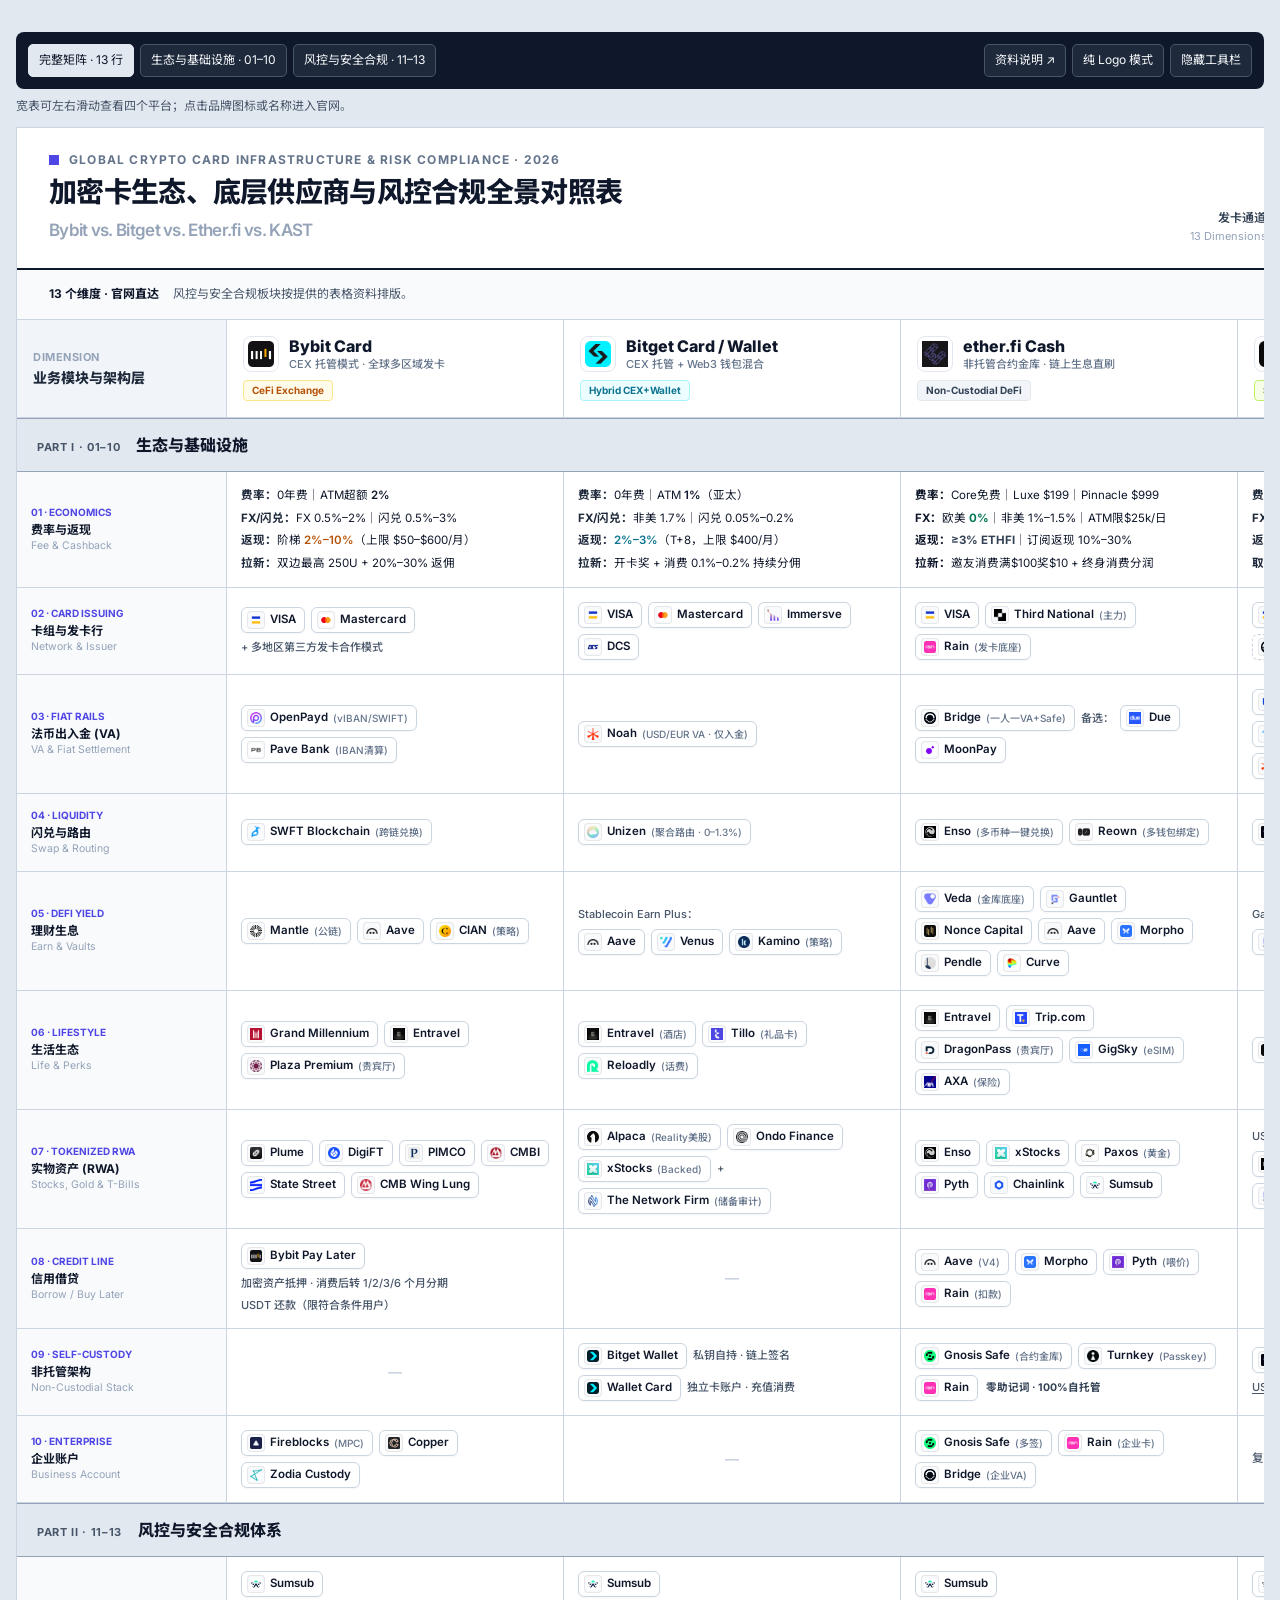
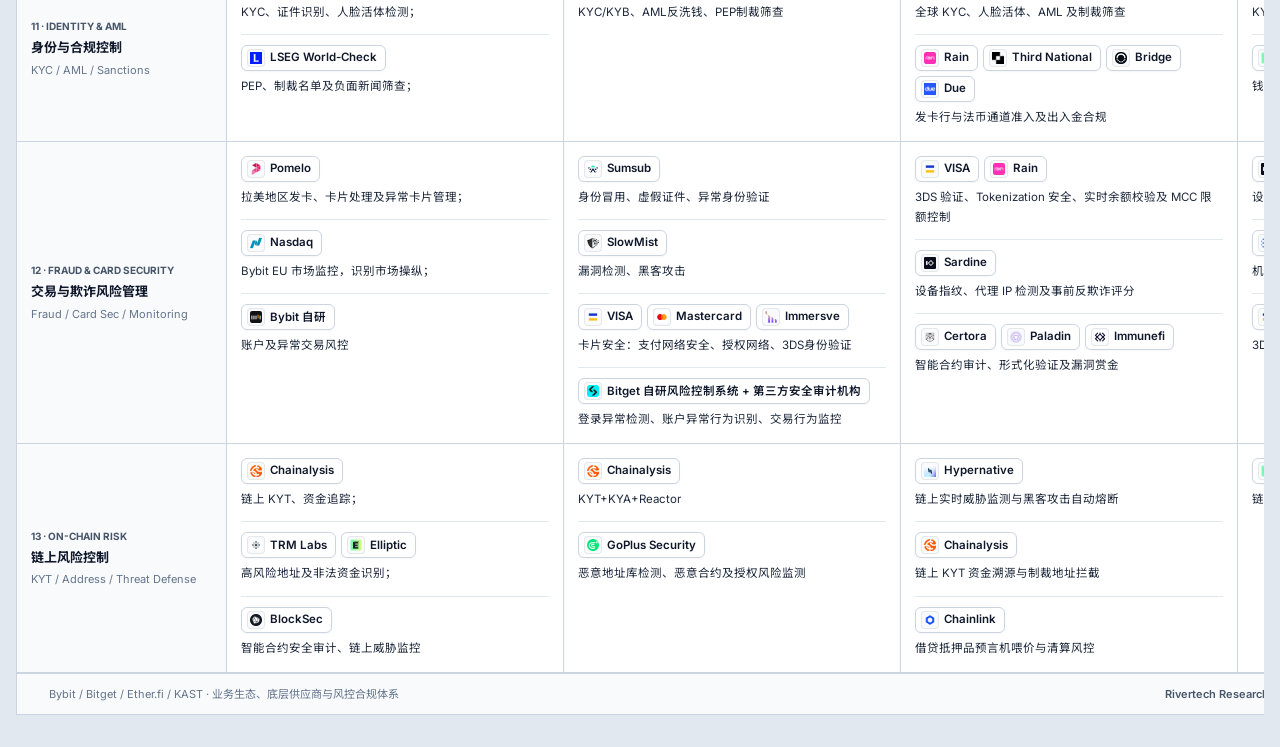
<file: index.html>
<!DOCTYPE html>
<html lang="zh-CN">
<head>
  <meta charset="UTF-8" />
  <meta name="viewport" content="width=device-width, initial-scale=1.0" />
  <title>Crypto Card Ecosystem & Risk Compliance Matrix (2026)</title>
  <link rel="stylesheet" href="./assets/tailwind.css">
  <link rel="preconnect" href="https://fonts.googleapis.com">
  <link rel="preconnect" href="https://fonts.gstatic.com" crossorigin>
  <link href="https://fonts.googleapis.com/css2?family=Inter:wght@400;500;600;700;800&family=Noto+Sans+SC:wght@400;500;600;700&display=swap" rel="stylesheet">
  <style>
    body {
      font-family: 'Inter', 'Noto Sans SC', -apple-system, BlinkMacSystemFont, sans-serif;
      background-color: #E2E8F0;
      color: #0F172A;
      -webkit-font-smoothing: antialiased;
      -moz-osx-font-smoothing: grayscale;
    }
    .swiss-grid-border {
      border-color: #CBD5E1;
    }
    .vendor-pill {
      display: inline-flex;
      align-items: center;
      gap: 5px;
      padding: 3px 8px 3px 5px;
      border-radius: 6px;
      background: #FFFFFF;
      border: 1px solid #CBD5E1;
      box-shadow: 0 1px 2px rgba(15, 23, 42, 0.04);
      font-size: 11.5px;
      font-weight: 600;
      color: #0F172A;
      line-height: 1.2;
      white-space: nowrap;
    }
    .vendor-icon {
      width: 16px;
      height: 16px;
      border-radius: 4px;
      display: inline-flex;
      align-items: center;
      justify-content: center;
      font-size: 9px;
      font-weight: 800;
      flex-shrink: 0;
      letter-spacing: -0.03em;
    }
    .vendor-pill {
      color: inherit;
      text-decoration: none;
      transition: border-color 150ms ease, background-color 150ms ease, box-shadow 150ms ease, transform 150ms ease;
    }
    a.vendor-pill:hover,
    .logo-only-link:hover .logo-box {
      border-color: #4F46E5;
      background-color: #F8FAFF;
      box-shadow: 0 3px 8px rgba(79, 70, 229, 0.14);
      transform: translateY(-1px);
    }
    .logo-box {
      width: 18px;
      height: 18px;
      border-radius: 4px;
      overflow: hidden;
      display: inline-flex;
      align-items: center;
      justify-content: center;
      flex: 0 0 auto;
      background: #F8FAFC;
      border: 1px solid rgba(15, 23, 42, 0.08);
    }
    .logo-box img {
      display: block;
      width: 100%;
      height: 100%;
      padding: 2px;
      object-fit: contain;
    }
    .header-logo-box img { width: 100%; height: 100%; padding: 4px; object-fit: contain; }
    .vendor-note { font-size: 10px; color: #64748B; font-weight: 500; }
    .vendor-pair-pill { border-style: dashed; }
    @media (prefers-reduced-motion: reduce) { .vendor-pill { transition: none; } }
    @media (max-width: 700px) {
      #control-bar { flex-direction: column; align-items: flex-start; gap: 12px; }
      #control-bar > .flex:first-child { flex-wrap: wrap; }
    }
    .logo-box img[hidden], .header-logo-box img[hidden] { display: none !important; }
    .logo-fallback {
      width: 100%;
      height: 100%;
      display: flex;
      align-items: center;
      justify-content: center;
      font-size: 8.5px;
      font-weight: 800;
      line-height: 1;
    }
    .logo-fallback[hidden] { display: none; }
    .logo-only-link {
      display: inline-flex;
      flex: 0 0 auto;
      text-decoration: none;
    }
    .vendor-heading-link {
      display: inline-flex;
      align-items: center;
      gap: 10px;
      color: inherit;
      text-decoration: none;
    }
    .header-logo-box {
      width: 36px;
      height: 36px;
      border-radius: 8px;
      overflow: hidden;
      flex: 0 0 auto;
      display: inline-flex;
      align-items: center;
      justify-content: center;
      background: #FFFFFF;
      border: 1px solid #E2E8F0;
    }
    .header-logo-box .logo-fallback { font-size: 10px; }
    .vendor-heading-link:hover .header-logo-box { border-color: #4F46E5; }
    .vendor-pill:focus-visible,
    .logo-only-link:focus-visible,
    .vendor-heading-link:focus-visible {
      outline: 2px solid #4F46E5;
      outline-offset: 2px;
    }
    body.icon-only .vendor-name { display: none; }
    body.icon-only .vendor-pill { padding: 4px 6px; gap: 4px; }
    body.icon-only .logo-box { width: 22px; height: 22px; border-radius: 5px; }
    #control-bar { width: min(1560px, calc(100vw - 32px)); overflow-x: auto; }
    #poster-scroll { width: min(1560px, calc(100vw - 32px)); overflow-x: auto; overscroll-behavior-x: contain; }
    #poster-canvas { width: 1560px; }
    .micro-tag {
      font-size: 11px;
      color: #475569;
      font-weight: 500;
    }
    @media print {
      .no-print { display: none !important; }
      body { background: #FFFFFF; }
    }

    .matrix-grid { grid-template-columns:210px repeat(4,minmax(0,1fr)); }
    #poster-canvas header { gap:24px; }
    #poster-canvas h1 { line-height:1.3; }
    #poster-canvas h1 > span { display:block; margin:6px 0 0; font-size:17px; }
    .matrix-row { display:contents; }
    .matrix-row[hidden], .section-banner[hidden] { display:none !important; }
    .matrix-grid > div:nth-child(n+2):nth-child(-n+5) { align-items:flex-start; flex-direction:column; gap:8px; }
    .matrix-toolbar { display:flex; align-items:center; justify-content:space-between; gap:12px; padding:12px; margin-bottom:8px; background:#0f172a; border-radius:8px; color:white; font-size:12px; }
    .matrix-toolbar[hidden] { display:none !important; }
    .view-buttons { display:flex; gap:6px; flex-wrap:wrap; align-items:center; }
    .matrix-toolbar button, .matrix-toolbar a { border:1px solid #475569; border-radius:5px; background:#1e293b; color:#f8fafc; padding:7px 10px; cursor:pointer; text-decoration:none; line-height:1.4; white-space:nowrap; }
    .matrix-toolbar button[aria-pressed="true"] { background:#e2e8f0; color:#0f172a; border-color:#e2e8f0; }
    .matrix-toolbar button:hover,.matrix-toolbar a:hover { border-color:#94a3b8; }
    button:focus-visible, a:focus-visible { outline:2px solid #4f46e5; outline-offset:3px; }
    .reading-hint { width:min(1560px,calc(100vw - 32px)); color:#475569; font-size:12px; margin:0 0 12px; }
    .mobile-scope { display:none; }
    @media(max-width:700px) { .mobile-scope { display:block; width:calc(100vw - 32px); color:#475569; font-size:12px; line-height:1.7; margin:0 0 12px; } }
    .verification-note { padding:14px 32px; display:flex; gap:14px; align-items:baseline; font-size:12px; line-height:1.7; border-bottom:1px solid #cbd5e1; background:#f8fafc; color:#475569; }
    .verification-note strong { white-space:nowrap; color:#0f172a; }
    .verification-note a { white-space:nowrap; color:#334155; text-decoration:underline; }
    .section-banner { grid-column:1 / -1; background:#e2e8f0; border-top:1px solid #94a3b8; border-bottom:1px solid #94a3b8; padding:14px 20px; display:flex; align-items:center; justify-content:space-between; }
    .section-banner > div { display:flex; align-items:baseline; gap:16px; }
    .section-banner span { font-size:11px; font-weight:700; letter-spacing:.06em; color:#475569; }
    .section-banner h2 { margin:0; font-size:16px; font-weight:800; color:#0f172a; }
    .section-banner p { margin:0; font-size:11.5px; color:#475569; }
    .dimension-cell { padding:14px; border-bottom:1px solid #cbd5e1; border-right:1px solid #cbd5e1; background:#f8fafc; display:flex; flex-direction:column; justify-content:center; gap:4px; }
    .dimension-cell strong { font-size:13px; color:#0f172a; }
    .dimension-cell > span:last-child { color:#64748b; font-size:11px; }
    .row-kicker { color:#475569; font-size:10px; font-weight:700; }
    .risk-item > .risk-vendors:empty { display:none; }
    .inhouse-pill { white-space:normal; max-width:100%; line-height:1.4; }
    .risk-cell { min-width:0; padding:14px; background:#fff; border-bottom:1px solid #cbd5e1; border-right:1px solid #cbd5e1; }
    .risk-cell:last-child { border-right:0; }
    .risk-item + .risk-item { margin-top:12px; padding-top:10px; border-top:1px solid #e2e8f0; }
    .risk-vendors { display:flex; flex-wrap:wrap; gap:5px; margin-bottom:5px; }
    .risk-text { color:#1e293b; font-size:11.5px; line-height:1.75; margin:0; overflow-wrap:anywhere; }
    .scope-note { color:#64748b; font-size:10.5px; line-height:1.6; margin:4px 0 0; }
    .evidence-link { display:inline-block; color:#475569; text-decoration:underline; font-size:10px; white-space:nowrap; }
    .matrix-grid > .matrix-row[data-row="10"] > div { border-bottom:1px solid #cbd5e1; }
    @media(max-width:900px) { .matrix-toolbar { align-items:flex-start; flex-direction:column; } }
    @media print { #poster-scroll { width:1560px; overflow:visible; } .reading-hint { display:none; } }
  </style>
</head>
<body class="py-8 px-4 flex flex-col items-center">

  <nav id="control-bar" class="no-print matrix-toolbar" aria-label="矩阵显示选项">
    <div class="view-buttons" role="group" aria-label="查看板块">
      <button type="button" data-view="all" aria-pressed="true">完整矩阵 · 13 行</button>
      <button type="button" data-view="infra" aria-pressed="false">生态与基础设施 · 01–10</button>
      <button type="button" data-view="risk" aria-pressed="false">风控与安全合规 · 11–13</button>
    </div>
    <div class="view-buttons">
      <a href="./sources.html">资料说明 ↗</a>
      <button id="toggle-mode-btn" type="button" onclick="toggleIconMode()" aria-pressed="false">纯 Logo 模式</button>
      <button id="hide-toolbar-btn" type="button">隐藏工具栏</button>
    </div>
  </nav>
  <p class="reading-hint no-print">宽表可左右滑动查看四个平台；点击品牌图标或名称进入官网。</p>
  <!-- 主画布：1560px 瑞士网格海报容器 -->
  <div id="poster-scroll" role="region" aria-label="合作商矩阵，横向滚动查看全部平台" tabindex="0">
  <div id="poster-canvas" class="w-[1560px] bg-white border border-slate-300 shadow-xl overflow-hidden">
    
    <!-- 顶部瑞士风格标题栏 -->
    <header class="px-8 py-6 border-b-2 border-slate-900 flex items-end justify-between bg-white">
      <div>
        <div class="flex items-center gap-2.5 mb-1.5">
          <span class="inline-block w-2.5 h-2.5 bg-indigo-600"></span>
          <span class="text-xs font-bold uppercase tracking-widest text-slate-500">GLOBAL CRYPTO CARD INFRASTRUCTURE & RISK COMPLIANCE · 2026</span>
        </div>
        <h1 class="text-[28px] font-extrabold tracking-tight text-slate-900 leading-none">
          加密卡生态、底层供应商与风控合规全景对照表
          <span class="text-slate-400 font-semibold text-xl ml-2">Bybit vs. Bitget vs. Ether.fi vs. KAST</span>
        </h1>
      </div>
      <div class="text-right">
        <p class="text-xs font-semibold text-slate-700">发卡通道 · 法币VA · 生息与RWA · 身份合规 · 欺诈与链上风控</p>
        <p class="text-[11px] text-slate-400 mt-0.5">13 Dimensions · Ecosystem & Security Matrix · Updated 2026-11-25</p>
      </div>
    </header>


<aside class="verification-note" aria-label="资料说明"><strong>13 个维度 · 官网直达</strong><span>风控与安全合规板块按提供的表格资料排版。</span></aside>

    <!-- 5列、13个维度：生态基础设施与独立风控板块 -->
    <div class="grid matrix-grid">

      <!-- ==================== 表头行 ==================== -->
      <div class="p-4 bg-slate-100 border-b border-r swiss-grid-border flex flex-col justify-center">
        <span class="text-[11px] font-bold uppercase tracking-wider text-slate-400">DIMENSION</span>
        <span class="text-sm font-extrabold text-slate-800 mt-0.5">业务模块与架构层</span>
      </div>

      <!-- Col 2: Bybit -->
      <div class="p-4 bg-white border-b border-r swiss-grid-border flex items-center justify-between">
        <div class="flex items-center gap-2.5">
          <div class="w-9 h-9 rounded-lg bg-slate-950 flex items-center justify-center font-black text-white text-sm tracking-tighter">
            BYB<span class="text-amber-400">I</span>T
          </div>
          <div>
            <div class="text-base font-extrabold text-slate-900 leading-tight">Bybit Card</div>
            <div class="text-[11px] font-medium text-slate-500">CEX 托管模式 · 全球多区域发卡</div>
          </div>
        </div>
        <span class="px-2 py-0.5 text-[10px] font-bold bg-amber-50 text-amber-700 border border-amber-200 rounded">CeFi Exchange</span>
      </div>

      <!-- Col 3: Bitget -->
      <div class="p-4 bg-white border-b border-r swiss-grid-border flex items-center justify-between">
        <div class="flex items-center gap-2.5">
          <div class="w-9 h-9 rounded-lg bg-slate-900 flex items-center justify-center">
            <svg class="w-5 h-5 text-cyan-400" viewBox="0 0 24 24" fill="currentColor"><path d="M13.5 3L6 10.5l4.5 4.5L7.5 18l3 3 7.5-7.5-4.5-4.5L16.5 6l-3-3z"/></svg>
          </div>
          <div>
            <div class="text-base font-extrabold text-slate-900 leading-tight">Bitget Card / Wallet</div>
            <div class="text-[11px] font-medium text-slate-500">CEX 托管 + Web3 钱包混合</div>
          </div>
        </div>
        <span class="px-2 py-0.5 text-[10px] font-bold bg-cyan-50 text-cyan-700 border border-cyan-200 rounded">Hybrid CEX+Wallet</span>
      </div>

      <!-- Col 4: Ether.fi -->
      <div class="p-4 bg-white border-b border-r swiss-grid-border flex items-center justify-between relative">
        <div class="flex items-center gap-2.5">
          <div class="w-9 h-9 rounded-lg bg-gradient-to-br from-indigo-600 to-purple-600 flex items-center justify-center text-white font-extrabold text-sm shadow-sm">
            e.fi
          </div>
          <div>
            <div class="text-base font-extrabold text-slate-900 leading-tight">ether.fi Cash</div>
            <div class="text-[11px] font-medium text-slate-500">非托管合约金库 · 链上生息直刷</div>
          </div>
        </div>
        <span class="px-2 py-0.5 text-[10px] font-bold bg-slate-100 text-slate-700 border border-slate-200 rounded">Non-Custodial DeFi</span>
      </div>

      <!-- Col 5: KAST -->
      <div class="p-4 bg-white border-b swiss-grid-border flex items-center justify-between">
        <div class="flex items-center gap-2.5">
          <div class="w-9 h-9 rounded-lg bg-zinc-950 flex items-center justify-center font-black text-lime-400 text-base">
            K
          </div>
          <div>
            <div class="text-base font-extrabold text-slate-900 leading-tight">KAST Card</div>
            <div class="text-[11px] font-medium text-slate-500">稳定币新银行 · 账户制托管</div>
          </div>
        </div>
        <span class="px-2 py-0.5 text-[10px] font-bold bg-lime-50 text-lime-800 border border-lime-300 rounded">Stablecoin Neobank</span>
      </div>


<div class="section-banner" data-group="infra"><div><span>PART I · 01–10</span><h2>生态与基础设施</h2></div><p>10 个业务与架构维度 · 4 个平台横向对照</p></div>
<div class="matrix-row" data-group="infra" data-row="1" id="row-1">
      <!-- ==================== ROW 01: 费率与返现 ==================== -->
      <div class="p-3.5 bg-slate-50 border-b border-r swiss-grid-border flex flex-col justify-center">
        <span class="text-[10px] font-bold text-indigo-600">01 · ECONOMICS</span>
        <span class="text-xs font-bold text-slate-900 mt-0.5">费率与返现</span>
        <span class="text-[10.5px] text-slate-400">Fee & Cashback</span>
      </div>
      <!-- Bybit -->
      <div class="p-3.5 border-b border-r swiss-grid-border text-[11.5px] leading-relaxed space-y-1">
        <div><span class="font-bold text-slate-800">费率：</span>0年费｜ATM超额 <span class="font-semibold text-slate-900">2%</span></div>
        <div><span class="font-bold text-slate-800">FX/闪兑：</span>FX 0.5%–2%｜闪兑 0.5%–3%</div>
        <div><span class="font-bold text-slate-800">返现：</span>阶梯 <span class="font-semibold text-amber-700">2%–10%</span>（上限 $50–$600/月）</div>
        <div><span class="font-bold text-slate-800">拉新：</span>双边最高 250U + 20%–30% 返佣</div>
      </div>
      <!-- Bitget -->
      <div class="p-3.5 border-b border-r swiss-grid-border text-[11.5px] leading-relaxed space-y-1">
        <div><span class="font-bold text-slate-800">费率：</span>0年费｜ATM <span class="font-semibold text-slate-900">1%</span>（亚太）</div>
        <div><span class="font-bold text-slate-800">FX/闪兑：</span>非美 1.7%｜闪兑 0.05%–0.2%</div>
        <div><span class="font-bold text-slate-800">返现：</span><span class="font-semibold text-cyan-700">2%–3%</span>（T+8，上限 $400/月）</div>
        <div><span class="font-bold text-slate-800">拉新：</span>开卡奖 + 消费 0.1%–0.2% 持续分佣</div>
      </div>
      <!-- Ether.fi -->
      <div class="p-3.5 border-b border-r swiss-grid-border text-[11.5px] leading-relaxed space-y-1">
        <div><span class="font-bold text-slate-900">费率：</span>Core免费｜Luxe $199｜Pinnacle $999</div>
        <div><span class="font-bold text-slate-900">FX：</span>欧美 <span class="font-bold text-emerald-700">0%</span>｜非美 1%–1.5%｜ATM限$25k/日</div>
        <div><span class="font-bold text-slate-900">返现：</span><span class="font-bold text-slate-700">≥3% ETHFI</span>｜订阅返现 10%–30%</div>
        <div><span class="font-bold text-slate-900">拉新：</span>邀友消费满$100奖$10 + 终身消费分润</div>
      </div>
      <!-- KAST -->
      <div class="p-3.5 border-b swiss-grid-border text-[11.5px] leading-relaxed space-y-1">
        <div><span class="font-bold text-slate-800">费率：</span>0开卡费｜年费 $0–$10,000（三档）</div>
        <div><span class="font-bold text-slate-800">FX：</span>银行汇率 + 点差（未披露具体值）</div>
        <div><span class="font-bold text-slate-800">返现：</span><span class="font-semibold text-lime-700">Interchange</span> 商户手续费分成返现</div>
        <div><span class="font-bold text-slate-800">取现：</span>单日最高 $750（合作行收手续费）</div>
      </div>


</div>
<div class="matrix-row" data-group="infra" data-row="2" id="row-2">
      <!-- ==================== ROW 02: 卡组与发卡行 ==================== -->
      <div class="p-3.5 bg-slate-50 border-b border-r swiss-grid-border flex flex-col justify-center">
        <span class="text-[10px] font-bold text-indigo-600">02 · CARD ISSUING</span>
        <span class="text-xs font-bold text-slate-900 mt-0.5">卡组与发卡行</span>
        <span class="text-[10.5px] text-slate-400">Network & Issuer</span>
      </div>
      <!-- Bybit -->
      <div class="p-3.5 border-b border-r swiss-grid-border flex flex-wrap items-center gap-1.5 content-center">
        <span class="vendor-pill">
          <span class="vendor-icon bg-blue-900 text-white">V</span>VISA
        </span>
        <span class="vendor-pill">
          <span class="vendor-icon bg-red-600 text-amber-300">M</span>Mastercard
        </span>
        <span class="micro-tag">+ 多地区第三方发卡合作模式</span>
      </div>
      <!-- Bitget -->
      <div class="p-3.5 border-b border-r swiss-grid-border flex flex-wrap items-center gap-1.5 content-center">
        <span class="vendor-pill">
          <span class="vendor-icon bg-blue-900 text-white">V</span>VISA
        </span>
        <span class="vendor-pill">
          <span class="vendor-icon bg-red-600 text-amber-300">M</span>Mastercard
        </span>
        <span class="vendor-pill">
          <span class="vendor-icon bg-purple-700 text-white">IM</span>Immersve
        </span>
        <span class="vendor-pill">
          <span class="vendor-icon bg-emerald-700 text-white">DC</span>DCS
        </span>
      </div>
      <!-- Ether.fi -->
      <div class="p-3.5 border-b border-r swiss-grid-border flex flex-wrap items-center gap-1.5 content-center">
        <span class="vendor-pill">
          <span class="vendor-icon bg-blue-900 text-white">V</span>VISA
        </span>
        <span class="vendor-pill">
          <span class="vendor-icon bg-slate-800 text-white">3N</span>Third National <span class="text-[10px] text-slate-400 font-normal">(主力)</span>
        </span>
        <span class="vendor-pill">
          <span class="vendor-icon bg-sky-500 text-white">R</span>Rain <span class="text-[10px] text-slate-400 font-normal">(发卡底座)</span>
        </span>
      </div>
      <!-- KAST -->
      <div class="p-3.5 border-b swiss-grid-border flex flex-wrap items-center gap-1.5 content-center">
        <span class="vendor-pill">
          <span class="vendor-icon bg-blue-900 text-white">V</span>VISA
        </span>
        <span class="vendor-pill">
          <span class="vendor-icon bg-sky-500 text-white">R</span>Rain <span class="text-[10px] text-slate-400 font-normal">(发卡底座)</span>
        </span>
        <span class="vendor-pill border-dashed">
          <span class="vendor-icon bg-indigo-600 text-white">S</span>Bridge / Stripe <span class="text-[10px] text-slate-400 font-normal">(疑似)</span>
        </span>
      </div>


</div>
<div class="matrix-row" data-group="infra" data-row="3" id="row-3">
      <!-- ==================== ROW 03: 法币出入金 (VA) ==================== -->
      <div class="p-3.5 bg-slate-50 border-b border-r swiss-grid-border flex flex-col justify-center">
        <span class="text-[10px] font-bold text-indigo-600">03 · FIAT RAILS</span>
        <span class="text-xs font-bold text-slate-900 mt-0.5">法币出入金 (VA)</span>
        <span class="text-[10.5px] text-slate-400">VA & Fiat Settlement</span>
      </div>
      <!-- Bybit -->
      <div class="p-3.5 border-b border-r swiss-grid-border flex flex-wrap items-center gap-1.5 content-center">
        <span class="vendor-pill">
          <span class="vendor-icon bg-blue-600 text-white">OP</span>OpenPayd <span class="text-[10px] text-slate-400 font-normal">(vIBAN/SWIFT)</span>
        </span>
        <span class="vendor-pill">
          <span class="vendor-icon bg-teal-700 text-white">PB</span>Pave Bank <span class="text-[10px] text-slate-400 font-normal">(IBAN清算)</span>
        </span>
      </div>
      <!-- Bitget -->
      <div class="p-3.5 border-b border-r swiss-grid-border flex flex-wrap items-center gap-1.5 content-center">
        <span class="vendor-pill">
          <span class="vendor-icon bg-neutral-900 text-white">N</span>Noah <span class="text-[10px] text-slate-400 font-normal">(USD/EUR VA · 仅入金)</span>
        </span>
      </div>
      <!-- Ether.fi -->
      <div class="p-3.5 border-b border-r swiss-grid-border flex flex-wrap items-center gap-1.5 content-center">
        <span class="vendor-pill">
          <span class="vendor-icon bg-slate-900 text-white">B</span>Bridge <span class="text-[10px] text-slate-400 font-normal">(一人一VA+Safe)</span>
        </span>
        <span class="micro-tag">备选：</span>
        <span class="vendor-pill">
          <span class="vendor-icon bg-violet-600 text-white">D</span>Due
        </span>
        <span class="vendor-pill">
          <span class="vendor-icon bg-purple-600 text-white">MP</span>MoonPay
        </span>
      </div>
      <!-- KAST -->
      <div class="p-3.5 border-b swiss-grid-border flex flex-wrap items-center gap-1.5 content-center">
        <span class="vendor-pill">
          <span class="vendor-icon bg-blue-700 text-white">BG</span>BitGo <span class="text-[10px] text-slate-400 font-normal">(托管)</span>
        </span>
        <span class="vendor-pill">
          <span class="vendor-icon bg-indigo-600 text-white">PV</span>Privy <span class="text-[10px] text-slate-400 font-normal">(MPC)</span>
        </span>
        <span class="vendor-pill">
          <span class="vendor-icon bg-emerald-800 text-white">LB</span>Lead Bank
        </span>
        <span class="vendor-pill">
          <span class="vendor-icon bg-slate-900 text-white">B</span>Bridge <span class="text-[10px] text-slate-400 font-normal">(USD)</span>
        </span>
        <span class="vendor-pill">
          <span class="vendor-icon bg-neutral-900 text-white">N</span>Noah <span class="text-[10px] text-slate-400 font-normal">(EUR)</span>
        </span>
        <span class="vendor-pill">
          <span class="vendor-icon bg-teal-600 text-white">TZ</span>Tazapay
        </span>
      </div>


</div>
<div class="matrix-row" data-group="infra" data-row="4" id="row-4">
      <!-- ==================== ROW 04: 闪兑与路由 ==================== -->
      <div class="p-3.5 bg-slate-50 border-b border-r swiss-grid-border flex flex-col justify-center">
        <span class="text-[10px] font-bold text-indigo-600">04 · LIQUIDITY</span>
        <span class="text-xs font-bold text-slate-900 mt-0.5">闪兑与路由</span>
        <span class="text-[10.5px] text-slate-400">Swap & Routing</span>
      </div>
      <!-- Bybit -->
      <div class="p-3.5 border-b border-r swiss-grid-border flex flex-wrap items-center gap-1.5 content-center">
        <span class="vendor-pill">
          <span class="vendor-icon bg-blue-500 text-white">SW</span>SWFT Blockchain <span class="text-[10px] text-slate-400 font-normal">(跨链兑换)</span>
        </span>
      </div>
      <!-- Bitget -->
      <div class="p-3.5 border-b border-r swiss-grid-border flex flex-wrap items-center gap-1.5 content-center">
        <span class="vendor-pill">
          <span class="vendor-icon bg-violet-700 text-white">UZ</span>Unizen <span class="text-[10px] text-slate-400 font-normal">(聚合路由 · 0–1.3%)</span>
        </span>
      </div>
      <!-- Ether.fi -->
      <div class="p-3.5 border-b border-r swiss-grid-border flex flex-wrap items-center gap-1.5 content-center">
        <span class="vendor-pill">
          <span class="vendor-icon bg-zinc-900 text-white">EN</span>Enso <span class="text-[10px] text-slate-400 font-normal">(多币种一键兑换)</span>
        </span>
        <span class="vendor-pill">
          <span class="vendor-icon bg-orange-600 text-white">RW</span>Reown <span class="text-[10px] text-slate-400 font-normal">(多钱包绑定)</span>
        </span>
      </div>
      <!-- KAST -->
      <div class="p-3.5 border-b swiss-grid-border flex flex-wrap items-center gap-1.5 content-center">
        <span class="vendor-pill">
          <span class="vendor-icon bg-indigo-600 text-white">PV</span>Privy <span class="text-[10px] text-slate-400 font-normal">(签名)</span>
        </span>
        <span class="vendor-pill">
          <span class="vendor-icon bg-fuchsia-600 text-white">LI</span>LI.FI <span class="text-[10px] text-slate-400 font-normal">(跨链路由)</span>
        </span>
        <span class="micro-tag">+ DEX 流动性池</span>
      </div>


</div>
<div class="matrix-row" data-group="infra" data-row="5" id="row-5">
      <!-- ==================== ROW 05: 理财生息 ==================== -->
      <div class="p-3.5 bg-slate-50 border-b border-r swiss-grid-border flex flex-col justify-center">
        <span class="text-[10px] font-bold text-indigo-600">05 · DEFI YIELD</span>
        <span class="text-xs font-bold text-slate-900 mt-0.5">理财生息</span>
        <span class="text-[10.5px] text-slate-400">Earn & Vaults</span>
      </div>
      <!-- Bybit -->
      <div class="p-3.5 border-b border-r swiss-grid-border flex flex-wrap items-center gap-1.5 content-center">
        <span class="vendor-pill">
          <span class="vendor-icon bg-emerald-600 text-white">MT</span>Mantle <span class="text-[10px] text-slate-400 font-normal">(公链)</span>
        </span>
        <span class="vendor-pill">
          <span class="vendor-icon bg-purple-600 text-white">AA</span>Aave
        </span>
        <span class="vendor-pill">
          <span class="vendor-icon bg-emerald-800 text-white">CI</span>CIAN <span class="text-[10px] text-slate-400 font-normal">(策略)</span>
        </span>
      </div>
      <!-- Bitget -->
      <div class="p-3.5 border-b border-r swiss-grid-border flex flex-wrap items-center gap-1.5 content-center">
        <span class="micro-tag w-full text-[10.5px] font-semibold text-slate-600">Stablecoin Earn Plus：</span>
        <span class="vendor-pill">
          <span class="vendor-icon bg-purple-600 text-white">AA</span>Aave
        </span>
        <span class="vendor-pill">
          <span class="vendor-icon bg-amber-500 text-white">VN</span>Venus
        </span>
        <span class="vendor-pill">
          <span class="vendor-icon bg-sky-600 text-white">KM</span>Kamino <span class="text-[10px] text-slate-400 font-normal">(策略)</span>
        </span>
      </div>
      <!-- Ether.fi -->
      <div class="p-3.5 border-b border-r swiss-grid-border flex flex-wrap items-center gap-1.5 content-center">
        <span class="vendor-pill">
          <span class="vendor-icon bg-violet-700 text-white">VD</span>Veda <span class="text-[10px] text-slate-400 font-normal">(金库底座)</span>
        </span>
        <span class="vendor-pill">
          <span class="vendor-icon bg-slate-900 text-white">GL</span>Gauntlet
        </span>
        <span class="vendor-pill">
          <span class="vendor-icon bg-zinc-700 text-white">NC</span>Nonce Capital
        </span>
        <span class="vendor-pill">
          <span class="vendor-icon bg-purple-600 text-white">AA</span>Aave
        </span>
        <span class="vendor-pill">
          <span class="vendor-icon bg-blue-600 text-white">MP</span>Morpho
        </span>
        <span class="vendor-pill">
          <span class="vendor-icon bg-teal-600 text-white">PD</span>Pendle
        </span>
        <span class="vendor-pill">
          <span class="vendor-icon bg-rose-600 text-white">CV</span>Curve
        </span>
      </div>
      <!-- KAST -->
      <div class="p-3.5 border-b swiss-grid-border flex flex-wrap items-center gap-1.5 content-center">
        <span class="micro-tag w-full text-[10.5px] font-semibold text-slate-600">Gauntlet Alpha Vault (Base, 最高7%)：</span>
        <span class="vendor-pill">
          <span class="vendor-icon bg-slate-900 text-white">GL</span>Gauntlet
        </span>
        <span class="vendor-pill">
          <span class="vendor-icon bg-indigo-600 text-white">PV</span>Privy
        </span>
      </div>


</div>
<div class="matrix-row" data-group="infra" data-row="6" id="row-6">
      <!-- ==================== ROW 06: 生活生态 ==================== -->
      <div class="p-3.5 bg-slate-50 border-b border-r swiss-grid-border flex flex-col justify-center">
        <span class="text-[10px] font-bold text-indigo-600">06 · LIFESTYLE</span>
        <span class="text-xs font-bold text-slate-900 mt-0.5">生活生态</span>
        <span class="text-[10.5px] text-slate-400">Life & Perks</span>
      </div>
      <!-- Bybit -->
      <div class="p-3.5 border-b border-r swiss-grid-border flex flex-wrap items-center gap-1.5 content-center">
        <span class="vendor-pill">
          <span class="vendor-icon bg-amber-700 text-white">GM</span>Grand Millennium
        </span>
        <span class="vendor-pill">
          <span class="vendor-icon bg-blue-600 text-white">ET</span>Entravel
        </span>
        <span class="vendor-pill">
          <span class="vendor-icon bg-slate-800 text-white">PP</span>Plaza Premium <span class="text-[10px] text-slate-400 font-normal">(贵宾厅)</span>
        </span>
      </div>
      <!-- Bitget -->
      <div class="p-3.5 border-b border-r swiss-grid-border flex flex-wrap items-center gap-1.5 content-center">
        <span class="vendor-pill">
          <span class="vendor-icon bg-blue-600 text-white">ET</span>Entravel <span class="text-[10px] text-slate-400 font-normal">(酒店)</span>
        </span>
        <span class="vendor-pill">
          <span class="vendor-icon bg-rose-500 text-white">TL</span>Tillo <span class="text-[10px] text-slate-400 font-normal">(礼品卡)</span>
        </span>
        <span class="vendor-pill">
          <span class="vendor-icon bg-emerald-600 text-white">RL</span>Reloadly <span class="text-[10px] text-slate-400 font-normal">(话费)</span>
        </span>
      </div>
      <!-- Ether.fi -->
      <div class="p-3.5 border-b border-r swiss-grid-border flex flex-wrap items-center gap-1.5 content-center">
        <span class="vendor-pill">
          <span class="vendor-icon bg-blue-600 text-white">ET</span>Entravel
        </span>
        <span class="vendor-pill">
          <span class="vendor-icon bg-sky-600 text-white">TC</span>Trip.com
        </span>
        <span class="vendor-pill">
          <span class="vendor-icon bg-red-600 text-white">DP</span>DragonPass <span class="text-[10px] text-slate-400 font-normal">(贵宾厅)</span>
        </span>
        <span class="vendor-pill">
          <span class="vendor-icon bg-cyan-600 text-white">GS</span>GigSky <span class="text-[10px] text-slate-400 font-normal">(eSIM)</span>
        </span>
        <span class="vendor-pill">
          <span class="vendor-icon bg-blue-900 text-white">AX</span>AXA <span class="text-[10px] text-slate-400 font-normal">(保险)</span>
        </span>
      </div>
      <!-- KAST -->
      <div class="p-3.5 border-b swiss-grid-border flex flex-wrap items-center gap-1.5 content-center">
        <span class="vendor-pill">
          <span class="vendor-icon bg-lime-500 text-black">KP</span>KAST Points <span class="text-[10px] text-slate-400 font-normal">(积分代币化)</span>
        </span>
        <span class="micro-tag">+ Web3 IP 联名卡</span>
      </div>


</div>
<div class="matrix-row" data-group="infra" data-row="7" id="row-7">
      <!-- ==================== ROW 07: 实物资产 (RWA) ==================== -->
      <div class="p-3.5 bg-slate-50 border-b border-r swiss-grid-border flex flex-col justify-center">
        <span class="text-[10px] font-bold text-indigo-600">07 · TOKENIZED RWA</span>
        <span class="text-xs font-bold text-slate-900 mt-0.5">实物资产 (RWA)</span>
        <span class="text-[10.5px] text-slate-400">Stocks, Gold & T-Bills</span>
      </div>
      <!-- Bybit -->
      <div class="p-3.5 border-b border-r swiss-grid-border flex flex-wrap items-center gap-1.5 content-center">
        <span class="vendor-pill">
          <span class="vendor-icon bg-rose-600 text-white">PL</span>Plume
        </span>
        <span class="vendor-pill">
          <span class="vendor-icon bg-blue-700 text-white">DF</span>DigiFT
        </span>
        <span class="vendor-pill">
          <span class="vendor-icon bg-slate-800 text-white">PM</span>PIMCO
        </span>
        <span class="vendor-pill">
          <span class="vendor-icon bg-red-700 text-white">CM</span>CMBI
        </span>
        <span class="vendor-pill">
          <span class="vendor-icon bg-blue-950 text-white">SS</span>State Street
        </span>
        <span class="vendor-pill">
          <span class="vendor-icon bg-red-800 text-white">CW</span>CMB Wing Lung
        </span>
      </div>
      <!-- Bitget -->
      <div class="p-3.5 border-b border-r swiss-grid-border flex flex-wrap items-center gap-1.5 content-center">
        <span class="vendor-pill">
          <span class="vendor-icon bg-amber-400 text-black">AL</span>Alpaca <span class="text-[10px] text-slate-400 font-normal">(Reality美股)</span>
        </span>
        <span class="vendor-pill">
          <span class="vendor-icon bg-slate-900 text-white">ON</span>Ondo Finance
        </span>
        <span class="vendor-pill">
          <span class="vendor-icon bg-emerald-600 text-white">xS</span>xStocks <span class="text-[10px] text-slate-400 font-normal">(Backed)</span>
        </span>
        <span class="micro-tag">+</span>
        <span class="vendor-pill"><span class="vendor-icon bg-slate-700 text-white">NF</span>The Network Firm <span class="text-[10px] text-slate-400 font-normal">(储备审计)</span></span>
      </div>
      <!-- Ether.fi -->
      <div class="p-3.5 border-b border-r swiss-grid-border flex flex-wrap items-center gap-1.5 content-center">
        <span class="vendor-pill">
          <span class="vendor-icon bg-zinc-900 text-white">EN</span>Enso
        </span>
        <span class="vendor-pill">
          <span class="vendor-icon bg-emerald-600 text-white">xS</span>xStocks
        </span>
        <span class="vendor-pill">
          <span class="vendor-icon bg-amber-500 text-white">PX</span>Paxos <span class="text-[10px] text-slate-400 font-normal">(黄金)</span>
        </span>
        <span class="vendor-pill">
          <span class="vendor-icon bg-purple-700 text-white">PY</span>Pyth
        </span>
        <span class="vendor-pill">
          <span class="vendor-icon bg-blue-600 text-white">CL</span>Chainlink
        </span>
        <span class="vendor-pill">
          <span class="vendor-icon bg-sky-600 text-white">SS</span>Sumsub
        </span>
      </div>
      <!-- KAST -->
      <div class="p-3.5 border-b swiss-grid-border flex flex-wrap items-center gap-1.5 content-center">
        <span class="micro-tag w-full text-[10.5px] font-semibold text-slate-600">USD Prime Vault (美债, 最高3.3%)：</span>
        <span class="vendor-pill">
          <span class="vendor-icon bg-neutral-900 text-white">M0</span>M0 <span class="text-[10px] text-slate-400 font-normal">(USDK/USDKy)</span>
        </span>
        <span class="vendor-pill">
          <span class="vendor-icon bg-emerald-700 text-white">CH</span>Chronicle <span class="text-[10px] text-slate-400 font-normal">(校验)</span>
        </span>
        <span class="vendor-pill">
          <span class="vendor-icon bg-slate-900 text-white">GL</span>Gauntlet
        </span>
      </div>


</div>
<div class="matrix-row" data-group="infra" data-row="8" id="row-8">
      <!-- ==================== ROW 08: 信用借贷 ==================== -->
      <div class="p-3.5 bg-slate-50 border-b border-r swiss-grid-border flex flex-col justify-center">
        <span class="text-[10px] font-bold text-indigo-600">08 · CREDIT LINE</span>
        <span class="text-xs font-bold text-slate-900 mt-0.5">信用借贷</span>
        <span class="text-[10.5px] text-slate-400">Borrow / Buy Later</span>
      </div>
      <!-- Bybit -->
      <div class="p-3.5 border-b border-r swiss-grid-border flex flex-wrap items-center gap-1.5 content-center" data-platform="bybit" data-supplement="borrow">
        <span class="vendor-pill" data-vendor-key="bybit" data-official-url="https://www.bybit.com/en/help-center/article/FAQ-Pay-Later-on-Bybit-Card"><span class="vendor-icon">BY</span>Bybit Pay Later</span>
        <span class="micro-tag w-full">加密资产抵押 · 消费后转 1/2/3/6 个月分期</span>
        <span class="micro-tag w-full">USDT 还款（限符合条件用户）</span>
      </div>
      <!-- Bitget -->
      <div class="p-3.5 border-b border-r swiss-grid-border flex items-center justify-center text-slate-300 font-bold text-sm">—</div>
      <!-- Ether.fi -->
      <div class="p-3.5 border-b border-r swiss-grid-border flex flex-wrap items-center gap-1.5 content-center">
        <span class="vendor-pill">
          <span class="vendor-icon bg-purple-600 text-white">AA</span>Aave <span class="text-[10px] text-slate-400 font-normal">(V4)</span>
        </span>
        <span class="vendor-pill">
          <span class="vendor-icon bg-blue-600 text-white">MP</span>Morpho
        </span>
        <span class="vendor-pill">
          <span class="vendor-icon bg-purple-700 text-white">PY</span>Pyth <span class="text-[10px] text-slate-400 font-normal">(喂价)</span>
        </span>
        <span class="vendor-pill">
          <span class="vendor-icon bg-sky-500 text-white">R</span>Rain <span class="text-[10px] text-slate-400 font-normal">(扣款)</span>
        </span>
      </div>
      <!-- KAST -->
      <div class="p-3.5 border-b swiss-grid-border flex items-center justify-center text-slate-300 font-bold text-sm">—</div>


</div>
<div class="matrix-row" data-group="infra" data-row="9" id="row-9">
      <!-- ==================== ROW 09: 非托管架构 ==================== -->
      <div class="p-3.5 bg-slate-50 border-b border-r swiss-grid-border flex flex-col justify-center">
        <span class="text-[10px] font-bold text-indigo-600">09 · SELF-CUSTODY</span>
        <span class="text-xs font-bold text-slate-900 mt-0.5">非托管架构</span>
        <span class="text-[10.5px] text-slate-400">Non-Custodial Stack</span>
      </div>
      <!-- Bybit -->
      <div class="p-3.5 border-b border-r swiss-grid-border flex items-center justify-center text-slate-300 font-bold text-sm">—</div>
      <!-- Bitget -->
      <div class="p-3.5 border-b border-r swiss-grid-border flex flex-wrap items-center gap-1.5 content-center" data-platform="bitget" data-supplement="self-custody-wallet">
        <div class="flex items-center gap-1.5 w-full"><span class="vendor-pill" data-vendor-key="bitgetwallet"><span class="vendor-icon">BW</span>Bitget Wallet</span><span class="micro-tag">私钥自持 · 链上签名</span></div>
        <div class="flex items-center gap-1.5 w-full"><span class="vendor-pill" data-vendor-key="bitgetwalletcard"><span class="vendor-icon">BW</span>Wallet Card</span><span class="micro-tag">独立卡账户 · 充值消费</span></div>
      </div>
      <!-- Ether.fi -->
      <div class="p-3.5 border-b border-r swiss-grid-border flex flex-wrap items-center gap-1.5 content-center">
        <span class="vendor-pill">
          <span class="vendor-icon bg-emerald-500 text-black">SF</span>Gnosis Safe <span class="text-[10px] text-slate-400 font-normal">(合约金库)</span>
        </span>
        <span class="vendor-pill">
          <span class="vendor-icon bg-slate-900 text-white">TK</span>Turnkey <span class="text-[10px] text-slate-400 font-normal">(Passkey)</span>
        </span>
        <span class="vendor-pill">
          <span class="vendor-icon bg-sky-500 text-white">R</span>Rain
        </span>
        <span class="text-[10.5px] font-bold text-slate-700 ml-0.5">零助记词 · 100%自托管</span>
      </div>
      <!-- KAST -->
      <div class="p-3.5 border-b swiss-grid-border flex flex-wrap items-center gap-1.5 content-center" data-platform="kast" data-supplement="non-custodial">
        <span class="vendor-pill" data-vendor-key="privy" data-official-url="https://www.privy.io/blog/bringing-tokenized-stocks-to-everyday-finance-with-kast"><span class="vendor-icon">PV</span>Privy <span class="text-[10px] text-slate-400 font-normal">(自持钱包)</span></span>
        <span class="vendor-pill" data-vendor-key="gauntlet"><span class="vendor-icon">GL</span>Gauntlet <span class="text-[10px] text-slate-400 font-normal">(Base 金库)</span></span>
        <a class="micro-tag w-full" href="https://www.kast.xyz/en/earn" target="_blank" rel="noopener noreferrer" title="查看 KAST Earn 官方说明" style="text-decoration:underline;text-underline-offset:2px">USD Prime / USDKY（Solana）</a>
      </div>


</div>
<div class="matrix-row" data-group="infra" data-row="10" id="row-10">
      <!-- ==================== ROW 10: 企业账户 ==================== -->
      <div class="p-3.5 bg-slate-50 border-r swiss-grid-border flex flex-col justify-center">
        <span class="text-[10px] font-bold text-indigo-600">10 · ENTERPRISE</span>
        <span class="text-xs font-bold text-slate-900 mt-0.5">企业账户</span>
        <span class="text-[10.5px] text-slate-400">Business Account</span>
      </div>
      <!-- Bybit -->
      <div class="p-3.5 border-r swiss-grid-border flex flex-wrap items-center gap-1.5 content-center">
        <span class="vendor-pill">
          <span class="vendor-icon bg-blue-600 text-white">FB</span>Fireblocks <span class="text-[10px] text-slate-400 font-normal">(MPC)</span>
        </span>
        <span class="vendor-pill">
          <span class="vendor-icon bg-orange-500 text-white">CP</span>Copper
        </span>
        <span class="vendor-pill">
          <span class="vendor-icon bg-slate-900 text-white">ZD</span>Zodia Custody
        </span>
      </div>
      <!-- Bitget -->
      <div class="p-3.5 border-r swiss-grid-border flex items-center justify-center text-slate-300 font-bold text-sm">—</div>
      <!-- Ether.fi -->
      <div class="p-3.5 border-r swiss-grid-border flex flex-wrap items-center gap-1.5 content-center">
        <span class="vendor-pill">
          <span class="vendor-icon bg-emerald-500 text-black">SF</span>Gnosis Safe <span class="text-[10px] text-slate-400 font-normal">(多签)</span>
        </span>
        <span class="vendor-pill">
          <span class="vendor-icon bg-sky-500 text-white">R</span>Rain <span class="text-[10px] text-slate-400 font-normal">(企业卡)</span>
        </span>
        <span class="vendor-pill">
          <span class="vendor-icon bg-slate-900 text-white">B</span>Bridge <span class="text-[10px] text-slate-400 font-normal">(企业VA)</span>
        </span>
      </div>
      <!-- KAST -->
      <div class="p-3.5 flex items-center">
        <span class="text-[11.5px] font-medium text-slate-600">复用个人架构（开设企业独立子账户隔离）</span>
      </div>
</div>
<div class="section-banner" data-group="risk"><div><span>PART II · 11–13</span><h2>风控与安全合规体系</h2></div><p>身份与合规控制 · 交易与欺诈风险管理 · 链上风险控制</p></div>
<div class="matrix-row" data-group="risk" data-row="11" id="row-11">
<div class="dimension-cell"><span class="row-kicker">11 · IDENTITY &amp; AML</span><strong>身份与合规控制</strong><span>KYC / AML / Sanctions</span></div>
<div class="risk-cell" data-platform="bybit"><div class="risk-item"><div class="risk-vendors"><span class="vendor-pill" data-vendor-key="sumsub"><span class="vendor-icon">SS</span>Sumsub</span></div><p class="risk-text">KYC、证件识别、人脸活体检测；</p></div><div class="risk-item"><div class="risk-vendors"><span class="vendor-pill" data-vendor-key="worldcheck"><span class="vendor-icon">WC</span>LSEG World-Check</span></div><p class="risk-text">PEP、制裁名单及负面新闻筛查；</p></div></div>
<div class="risk-cell" data-platform="bitget"><div class="risk-item"><div class="risk-vendors"><span class="vendor-pill" data-vendor-key="sumsub"><span class="vendor-icon">SS</span>Sumsub</span></div><p class="risk-text">KYC/KYB、AML反洗钱、PEP制裁筛查</p></div></div>
<div class="risk-cell" data-platform="etherfi"><div class="risk-item"><div class="risk-vendors"><span class="vendor-pill" data-vendor-key="sumsub"><span class="vendor-icon">SS</span>Sumsub</span></div><p class="risk-text">全球 KYC、人脸活体、AML 及制裁筛查</p></div><div class="risk-item"><div class="risk-vendors"><span class="vendor-pill" data-vendor-key="rain"><span class="vendor-icon">R</span>Rain</span><span class="vendor-pill" data-vendor-key="thirdnational"><span class="vendor-icon">3N</span>Third National</span><span class="vendor-pill" data-vendor-key="bridge"><span class="vendor-icon">B</span>Bridge</span><span class="vendor-pill" data-vendor-key="due"><span class="vendor-icon">DU</span>Due</span></div><p class="risk-text">发卡行与法币通道准入及出入金合规</p></div></div>
<div class="risk-cell" data-platform="kast"><div class="risk-item"><div class="risk-vendors"><span class="vendor-pill" data-vendor-key="sumsub"><span class="vendor-icon">SS</span>Sumsub</span></div><p class="risk-text">KYC、证件识别、人脸识别、AML 筛查</p></div><div class="risk-item"><div class="risk-vendors"><span class="vendor-pill" data-vendor-key="elliptic"><span class="vendor-icon">EL</span>Elliptic</span></div><p class="risk-text">钱包筛查、制裁名单筛查、资金来源追踪及链上 AML 监控</p></div></div>
</div>
<div class="matrix-row" data-group="risk" data-row="12" id="row-12">
<div class="dimension-cell"><span class="row-kicker">12 · FRAUD &amp; CARD SECURITY</span><strong>交易与欺诈风险管理</strong><span>Fraud / Card Sec / Monitoring</span></div>
<div class="risk-cell" data-platform="bybit"><div class="risk-item"><div class="risk-vendors"><span class="vendor-pill" data-vendor-key="pomelo"><span class="vendor-icon">PO</span>Pomelo</span></div><p class="risk-text">拉美地区发卡、卡片处理及异常卡片管理；</p></div><div class="risk-item"><div class="risk-vendors"><span class="vendor-pill" data-vendor-key="nasdaq"><span class="vendor-icon">NQ</span>Nasdaq</span></div><p class="risk-text">Bybit EU 市场监控，识别市场操纵；</p></div><div class="risk-item"><div class="risk-vendors"><span class="vendor-pill inhouse-pill" data-vendor-key="bybit"><span class="vendor-icon">BY</span>Bybit 自研</span></div><p class="risk-text">账户及异常交易风控</p></div></div>
<div class="risk-cell" data-platform="bitget"><div class="risk-item"><div class="risk-vendors"><span class="vendor-pill" data-vendor-key="sumsub"><span class="vendor-icon">SS</span>Sumsub</span></div><p class="risk-text">身份冒用、虚假证件、异常身份验证</p></div><div class="risk-item"><div class="risk-vendors"><span class="vendor-pill" data-vendor-key="slowmist"><span class="vendor-icon">SM</span>SlowMist</span></div><p class="risk-text">漏洞检测、黑客攻击</p></div><div class="risk-item"><div class="risk-vendors"><span class="vendor-pill" data-vendor-key="visa"><span class="vendor-icon">V</span>VISA</span><span class="vendor-pill" data-vendor-key="mastercard"><span class="vendor-icon">MC</span>Mastercard</span><span class="vendor-pill" data-vendor-key="immersve"><span class="vendor-icon">IM</span>Immersve</span></div><p class="risk-text">卡片安全：支付网络安全、授权网络、3DS身份验证</p></div><div class="risk-item"><div class="risk-vendors"><span class="vendor-pill inhouse-pill" data-vendor-key="bitget"><span class="vendor-icon">BG</span>Bitget 自研风险控制系统 + 第三方安全审计机构</span></div><p class="risk-text">登录异常检测、账户异常行为识别、交易行为监控</p></div></div>
<div class="risk-cell" data-platform="etherfi"><div class="risk-item"><div class="risk-vendors"><span class="vendor-pill" data-vendor-key="visa"><span class="vendor-icon">V</span>VISA</span><span class="vendor-pill" data-vendor-key="rain"><span class="vendor-icon">R</span>Rain</span></div><p class="risk-text">3DS 验证、Tokenization 安全、实时余额校验及 MCC 限额控制</p></div><div class="risk-item"><div class="risk-vendors"><span class="vendor-pill" data-vendor-key="sardine"><span class="vendor-icon">SA</span>Sardine</span></div><p class="risk-text">设备指纹、代理 IP 检测及事前反欺诈评分</p></div><div class="risk-item"><div class="risk-vendors"><span class="vendor-pill" data-vendor-key="certora"><span class="vendor-icon">CE</span>Certora</span><span class="vendor-pill" data-vendor-key="paladin"><span class="vendor-icon">PA</span>Paladin</span><span class="vendor-pill" data-vendor-key="immunefi"><span class="vendor-icon">IM</span>Immunefi</span></div><p class="risk-text">智能合约审计、形式化验证及漏洞赏金</p></div></div>
<div class="risk-cell" data-platform="kast"><div class="risk-item"><div class="risk-vendors"><span class="vendor-pill" data-vendor-key="sardine"><span class="vendor-icon">SA</span>Sardine</span></div><p class="risk-text">设备指纹、行为分析、账户盗用识别</p></div><div class="risk-item"><div class="risk-vendors"><span class="vendor-pill" data-vendor-key="sift"><span class="vendor-icon">SF</span>Sift</span></div><p class="risk-text">机器学习反欺诈、支付欺诈、账户保护</p></div><div class="risk-item"><div class="risk-vendors"><span class="vendor-pill" data-vendor-key="visa"><span class="vendor-icon">V</span>VISA</span></div><p class="risk-text">3DS、Tokenization、交易风险识别</p></div></div>
</div>
<div class="matrix-row" data-group="risk" data-row="13" id="row-13">
<div class="dimension-cell"><span class="row-kicker">13 · ON-CHAIN RISK</span><strong>链上风险控制</strong><span>KYT / Address / Threat Defense</span></div>
<div class="risk-cell" data-platform="bybit"><div class="risk-item"><div class="risk-vendors"><span class="vendor-pill" data-vendor-key="chainalysis"><span class="vendor-icon">CA</span>Chainalysis</span></div><p class="risk-text">链上 KYT、资金追踪；</p></div><div class="risk-item"><div class="risk-vendors"><span class="vendor-pill" data-vendor-key="trmlabs"><span class="vendor-icon">TRM</span>TRM Labs</span><span class="vendor-pill" data-vendor-key="elliptic"><span class="vendor-icon">EL</span>Elliptic</span></div><p class="risk-text">高风险地址及非法资金识别；</p></div><div class="risk-item"><div class="risk-vendors"><span class="vendor-pill" data-vendor-key="blocksec"><span class="vendor-icon">BS</span>BlockSec</span></div><p class="risk-text">智能合约安全审计、链上威胁监控</p></div></div>
<div class="risk-cell" data-platform="bitget"><div class="risk-item"><div class="risk-vendors"><span class="vendor-pill" data-vendor-key="chainalysis"><span class="vendor-icon">CA</span>Chainalysis</span></div><p class="risk-text">KYT+KYA+Reactor</p></div><div class="risk-item"><div class="risk-vendors"><span class="vendor-pill" data-vendor-key="goplus"><span class="vendor-icon">GP</span>GoPlus Security</span></div><p class="risk-text">恶意地址库检测、恶意合约及授权风险监测</p></div></div>
<div class="risk-cell" data-platform="etherfi"><div class="risk-item"><div class="risk-vendors"><span class="vendor-pill" data-vendor-key="hypernative"><span class="vendor-icon">HN</span>Hypernative</span></div><p class="risk-text">链上实时威胁监测与黑客攻击自动熔断</p></div><div class="risk-item"><div class="risk-vendors"><span class="vendor-pill" data-vendor-key="chainalysis"><span class="vendor-icon">CA</span>Chainalysis</span></div><p class="risk-text">链上 KYT 资金溯源与制裁地址拦截</p></div><div class="risk-item"><div class="risk-vendors"><span class="vendor-pill" data-vendor-key="chainlink"><span class="vendor-icon">CL</span>Chainlink</span></div><p class="risk-text">借贷抵押品预言机喂价与清算风控</p></div></div>
<div class="risk-cell" data-platform="kast"><div class="risk-item"><div class="risk-vendors"><span class="vendor-pill" data-vendor-key="elliptic"><span class="vendor-icon">EL</span>Elliptic</span></div><p class="risk-text">链上交易监控、钱包风险评级、非法资金识别及风险拦截</p></div></div>
</div>

    </div>

    <!-- 底部页脚注释栏 -->
    <footer class="px-8 py-3 bg-slate-50 border-t border-slate-300 flex items-center justify-between text-[11px] text-slate-500">
      <div>Bybit / Bitget / Ether.fi / KAST · 业务生态、底层供应商与风控合规体系</div>
      <div class="font-semibold text-slate-600">Rivertech Research · Cross-Border Payment & Web3 Card Architecture</div>
    </footer>

  </div>
  </div>

  <script src="./matrix-controls.js" defer></script>
  <script src="./logo-assets.js?v=20261125-7" defer></script>
  <script src="./vendor-links.js?v=20261125-7" defer></script>
</body>
</html>
</file>
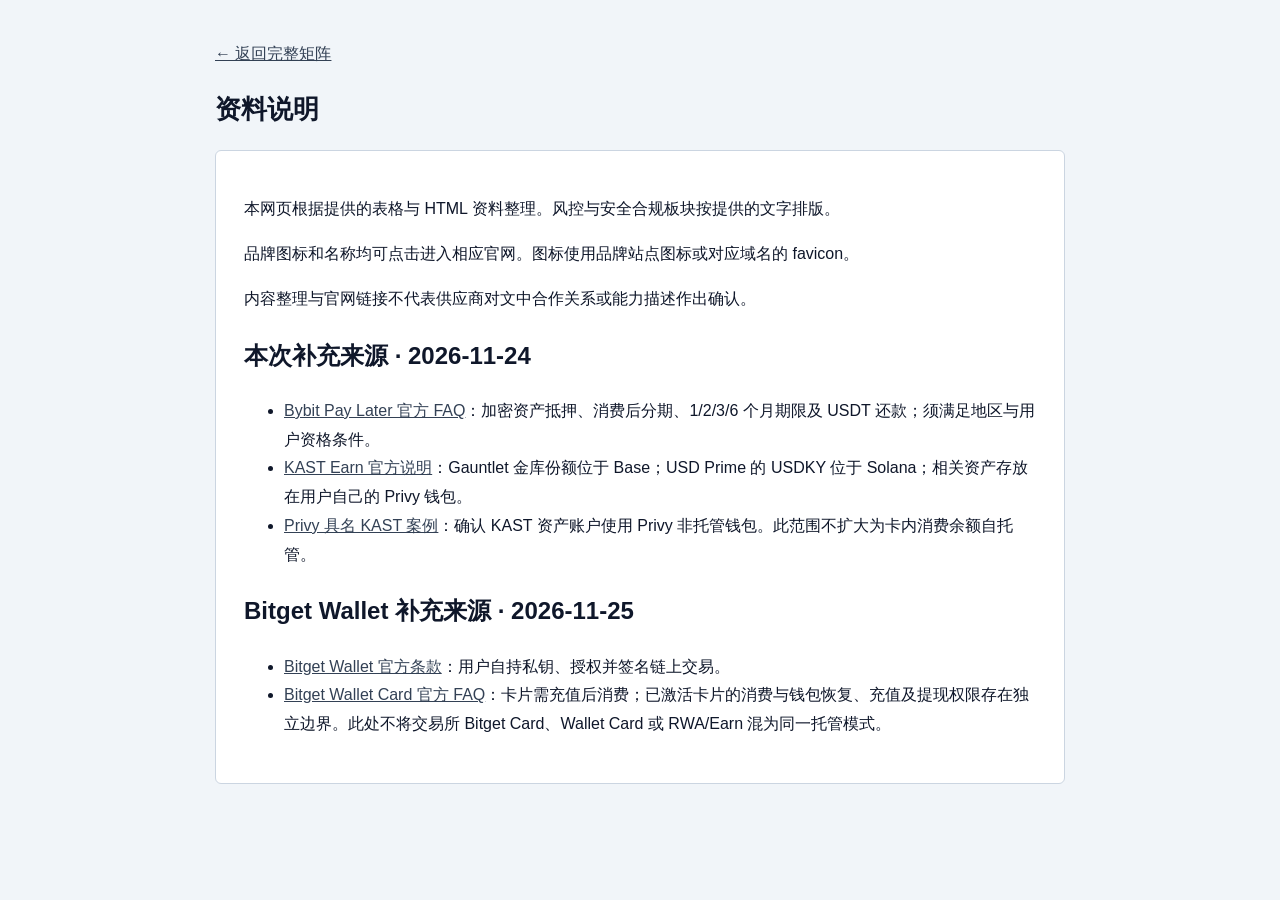
<file: sources.html>
<!doctype html><html lang="zh-CN"><head><meta charset="utf-8"><meta name="viewport" content="width=device-width,initial-scale=1"><title>资料说明｜加密卡矩阵</title><style>body{font:16px/1.8 -apple-system,BlinkMacSystemFont,sans-serif;color:#0f172a;background:#f1f5f9;margin:0}main{max-width:850px;margin:0 auto;padding:40px 20px}article{background:white;padding:28px;border:1px solid #cbd5e1;border-radius:6px}h1{font-size:26px}a{color:#334155}</style></head><body><main><a href="./">← 返回完整矩阵</a><h1>资料说明</h1><article><p>本网页根据提供的表格与 HTML 资料整理。风控与安全合规板块按提供的文字排版。</p><p>品牌图标和名称均可点击进入相应官网。图标使用品牌站点图标或对应域名的 favicon。</p><p>内容整理与官网链接不代表供应商对文中合作关系或能力描述作出确认。</p><h2>本次补充来源 · 2026-11-24</h2><ul><li><a href="https://www.bybit.com/en/help-center/article/FAQ-Pay-Later-on-Bybit-Card" target="_blank" rel="noopener noreferrer">Bybit Pay Later 官方 FAQ</a>：加密资产抵押、消费后分期、1/2/3/6 个月期限及 USDT 还款；须满足地区与用户资格条件。</li><li><a href="https://www.kast.xyz/en/earn" target="_blank" rel="noopener noreferrer">KAST Earn 官方说明</a>：Gauntlet 金库份额位于 Base；USD Prime 的 USDKY 位于 Solana；相关资产存放在用户自己的 Privy 钱包。</li><li><a href="https://www.privy.io/blog/bringing-tokenized-stocks-to-everyday-finance-with-kast" target="_blank" rel="noopener noreferrer">Privy 具名 KAST 案例</a>：确认 KAST 资产账户使用 Privy 非托管钱包。此范围不扩大为卡内消费余额自托管。</li></ul><h2>Bitget Wallet 补充来源 · 2026-11-25</h2><ul><li><a href="https://web3.bitget.com/BitgetWallet_Terms_of_Use.pdf" target="_blank" rel="noopener noreferrer">Bitget Wallet 官方条款</a>：用户自持私钥、授权并签名链上交易。</li><li><a href="https://web3.bitget.com/card" target="_blank" rel="noopener noreferrer">Bitget Wallet Card 官方 FAQ</a>：卡片需充值后消费；已激活卡片的消费与钱包恢复、充值及提现权限存在独立边界。此处不将交易所 Bitget Card、Wallet Card 或 RWA/Earn 混为同一托管模式。</li></ul></article></main></body></html>
</file>
